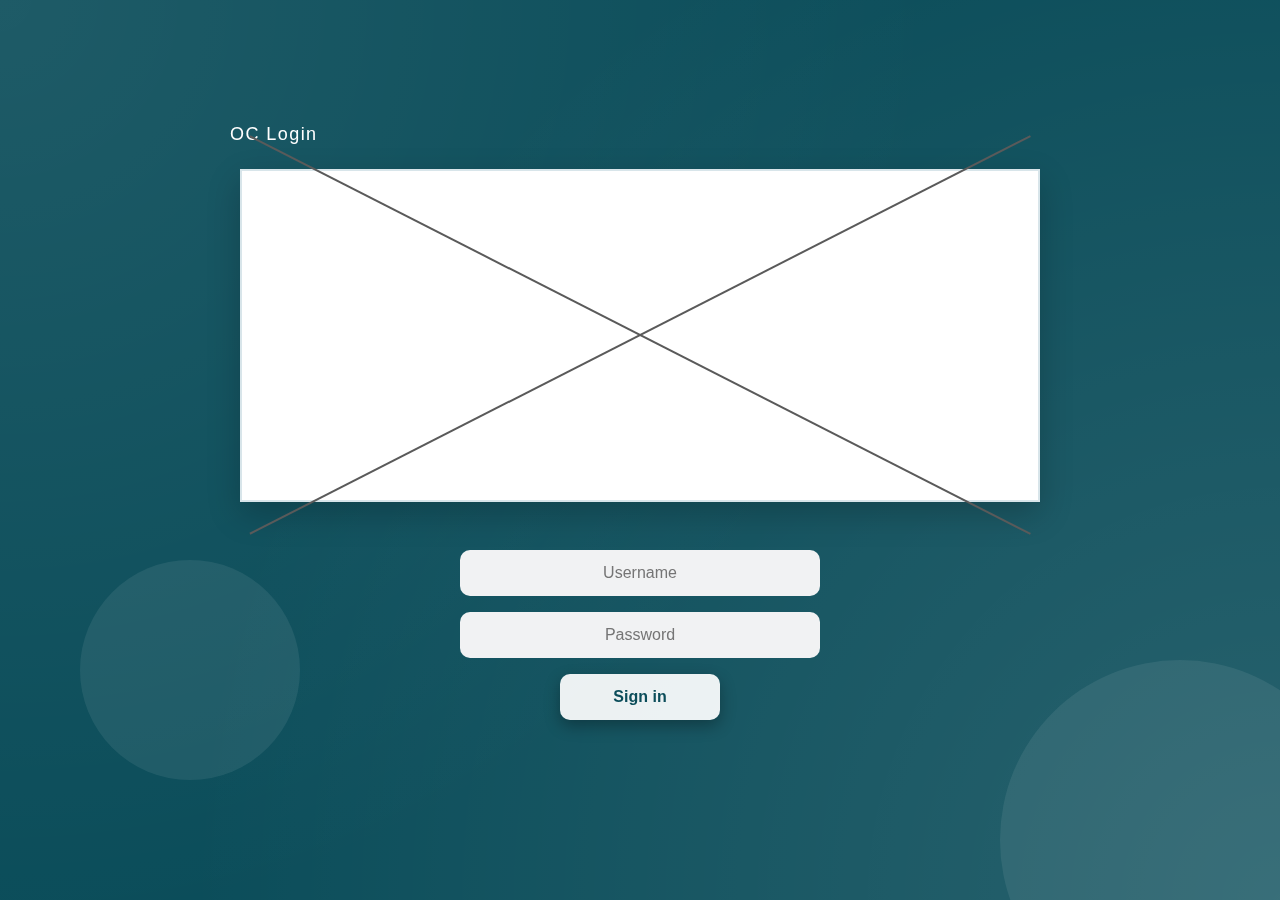
<file: index.html>
<!DOCTYPE html>
<html lang="en">
  <head>
    <meta charset="UTF-8" />
    <meta name="viewport" content="width=device-width, initial-scale=1.0" />
    <title>OC Quiz Login</title>
    <link rel="stylesheet" href="styles.css" />
  </head>
  <body class="teal-surface login-screen">
    <header class="page-header">OC Login</header>
    <main class="login-page">
      <section class="hero-card" aria-label="Promotional artwork placeholder"></section>
      <form id="login-form" class="login-form" novalidate>
        <label class="input-wrapper">
          <span class="visually-hidden">Username</span>
          <input type="text" name="username" placeholder="Username" required />
        </label>
        <label class="input-wrapper">
          <span class="visually-hidden">Password</span>
          <input type="password" name="password" placeholder="Password" required />
        </label>
        <button type="submit">Sign in</button>
      </form>
    </main>
    <script src="scripts/app.js" defer></script>
  </body>
</html>
</file>
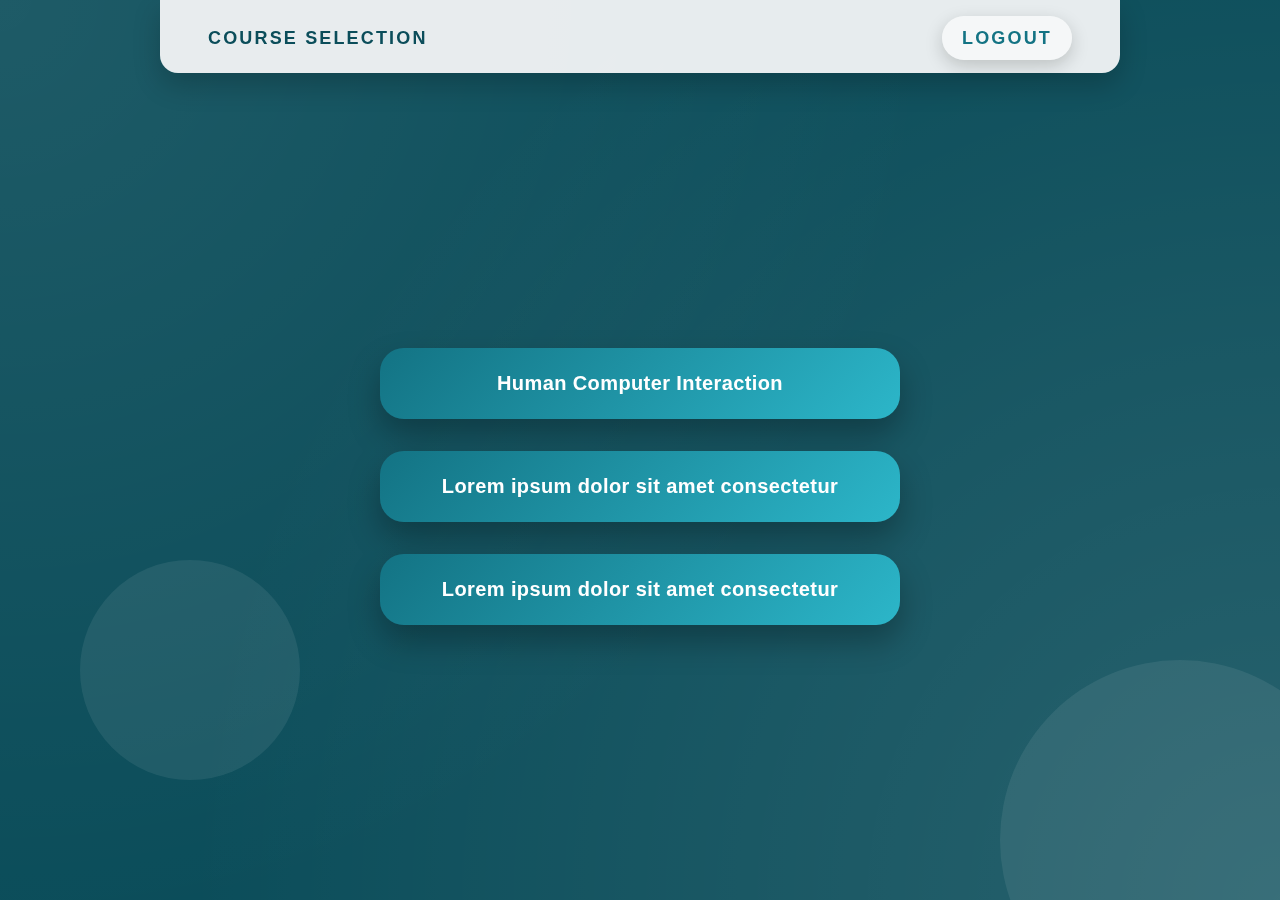
<file: course-selection.html>
<!DOCTYPE html>
<html lang="en">
  <head>
    <meta charset="UTF-8" />
    <meta name="viewport" content="width=device-width, initial-scale=1.0" />
    <title>Course Selection · OC Quiz</title>
    <link rel="stylesheet" href="styles.css" />
  </head>
  <body class="teal-surface course-page">
    <div class="course-page__inner">
      <header class="course-header">
        <h1>Course Selection</h1>
        <nav aria-label="Session">
          <a class="logout-link" href="index.html">Logout</a>
        </nav>
      </header>
      <main class="course-selection" aria-labelledby="course-heading">
        <h2 id="course-heading" class="visually-hidden">Available courses</h2>
        <div class="course-list">
          <a class="course-button" href="quiz-dashboard.html">Human Computer Interaction</a>
          <a class="course-button" href="#">Lorem ipsum dolor sit amet consectetur</a>
          <a class="course-button" href="#">Lorem ipsum dolor sit amet consectetur</a>
        </div>
      </main>
    </div>
    <script src="scripts/app.js" defer></script>
  </body>
</html>
</file>
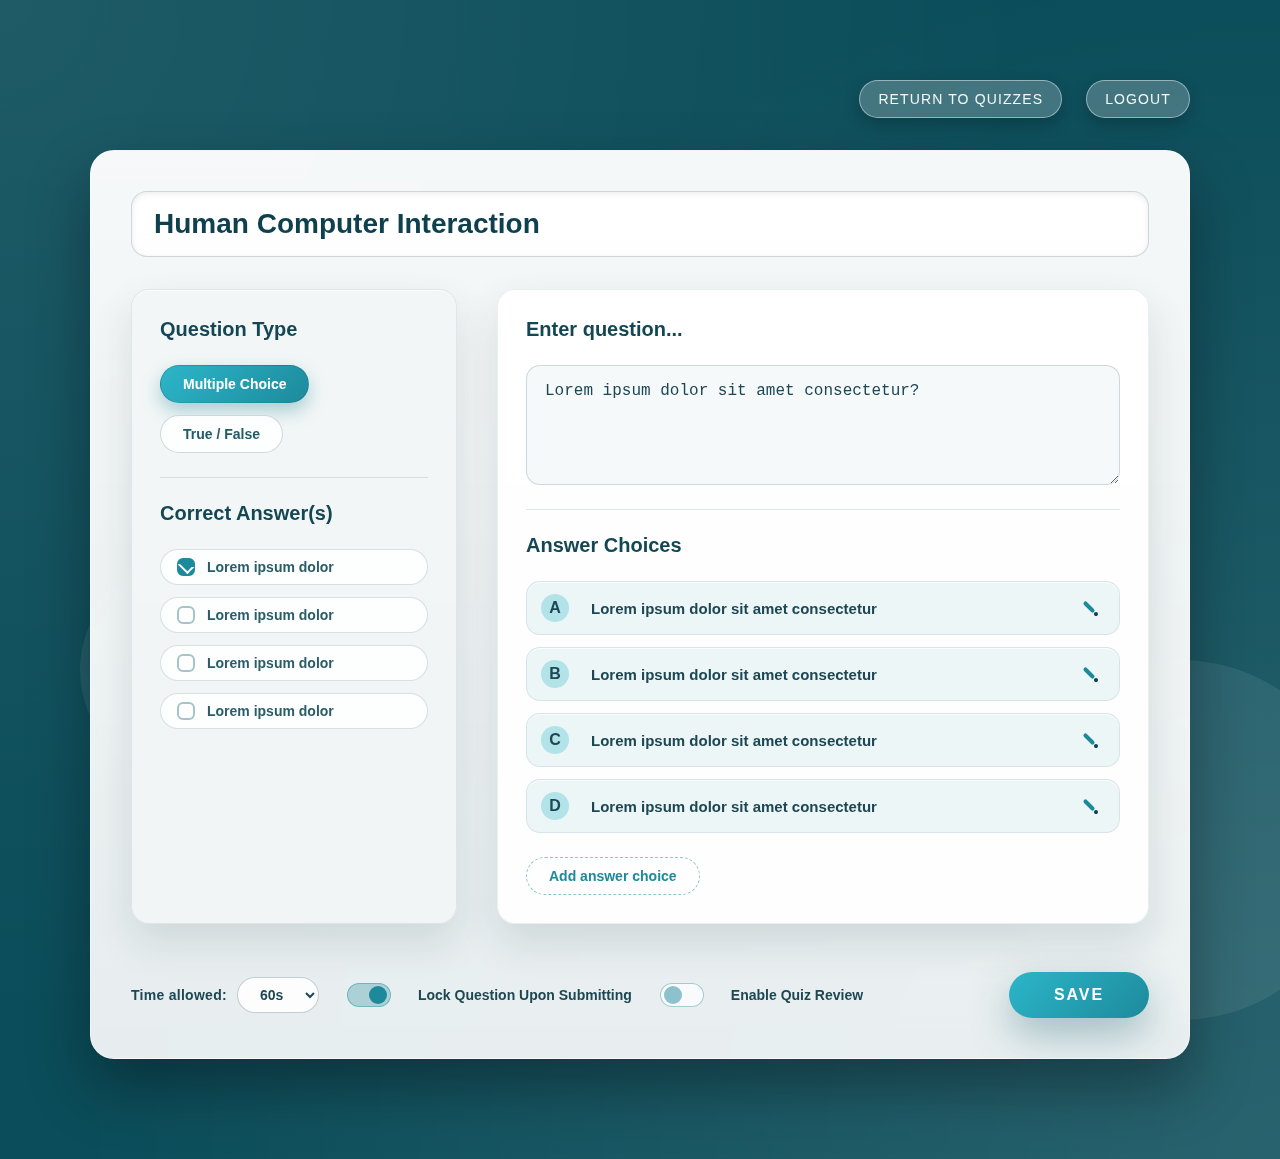
<file: quiz-builder.html>
<!DOCTYPE html>
<html lang="en">
  <head>
    <meta charset="UTF-8" />
    <meta name="viewport" content="width=device-width, initial-scale=1.0" />
    <title>Create Quiz · Question Builder</title>
    <link rel="stylesheet" href="styles.css" />
  </head>
  <body class="teal-surface builder-page">
    <div class="builder-page__inner">
      <nav class="page-nav" aria-label="Primary">
        <a class="page-nav__link" href="quiz-dashboard.html">Return to Quizzes</a>
        <a class="page-nav__link" href="index.html">Logout</a>
      </nav>
      <main class="builder-card" aria-labelledby="builder-heading">
        <header class="builder-card__header">
          <label class="builder-card__title-label visually-hidden" for="quiz-title">Enter quiz title...</label>
          <input
            class="builder-card__title-input"
            type="text"
            id="quiz-title"
            name="quiz-title"
            placeholder="Enter quiz title..."
            value="Human Computer Interaction"
          />
        </header>
        <form class="question-form" aria-labelledby="builder-heading">
          <h1 id="builder-heading" class="visually-hidden">Quiz Question Builder</h1>
          <div class="question-grid">
            <section class="question-panel" aria-labelledby="question-type-label">
              <h2 id="question-type-label" class="panel-title">Question Type</h2>
              <div role="group" aria-labelledby="question-type-label" class="chip-toggle-group">
                <button type="button" class="chip-toggle is-active">Multiple Choice</button>
                <button type="button" class="chip-toggle">True / False</button>
              </div>
              <div class="panel-divider" role="presentation"></div>
              <h2 class="panel-title" id="correct-answer-label">Correct Answer(s)</h2>
              <ul class="answer-checklist" aria-labelledby="correct-answer-label">
                <li>
                  <label class="checkbox-pill">
                    <input type="checkbox" name="correct-choice" checked />
                    <span class="checkbox-pill__visual"></span>
                    <span class="checkbox-pill__label">Lorem ipsum dolor</span>
                  </label>
                </li>
                <li>
                  <label class="checkbox-pill">
                    <input type="checkbox" name="correct-choice" />
                    <span class="checkbox-pill__visual"></span>
                    <span class="checkbox-pill__label">Lorem ipsum dolor</span>
                  </label>
                </li>
                <li>
                  <label class="checkbox-pill">
                    <input type="checkbox" name="correct-choice" />
                    <span class="checkbox-pill__visual"></span>
                    <span class="checkbox-pill__label">Lorem ipsum dolor</span>
                  </label>
                </li>
                <li>
                  <label class="checkbox-pill">
                    <input type="checkbox" name="correct-choice" />
                    <span class="checkbox-pill__visual"></span>
                    <span class="checkbox-pill__label">Lorem ipsum dolor</span>
                  </label>
                </li>
              </ul>
            </section>
            <section class="question-panel question-panel--content" aria-labelledby="question-content-label">
              <h2 id="question-content-label" class="panel-title">Enter question...</h2>
              <textarea
                class="question-textarea"
                name="question"
                rows="3"
                placeholder="Enter question...">Lorem ipsum dolor sit amet consectetur?</textarea>
              <div class="panel-divider" role="presentation"></div>
              <h2 class="panel-title" id="answer-choices-label">Answer Choices</h2>
              <ul class="choice-list" aria-labelledby="answer-choices-label">
                <li class="choice-item">
                  <span class="choice-bullet" aria-hidden="true">A</span>
                  <input
                    type="text"
                    class="choice-input"
                    value="Lorem ipsum dolor sit amet consectetur"
                    aria-label="Answer choice A"
                  />
                  <button type="button" class="choice-action" aria-label="Edit choice A">
                    <span aria-hidden="true" class="icon-pencil"></span>
                  </button>
                </li>
                <li class="choice-item">
                  <span class="choice-bullet" aria-hidden="true">B</span>
                  <input
                    type="text"
                    class="choice-input"
                    value="Lorem ipsum dolor sit amet consectetur"
                    aria-label="Answer choice B"
                  />
                  <button type="button" class="choice-action" aria-label="Edit choice B">
                    <span aria-hidden="true" class="icon-pencil"></span>
                  </button>
                </li>
                <li class="choice-item">
                  <span class="choice-bullet" aria-hidden="true">C</span>
                  <input
                    type="text"
                    class="choice-input"
                    value="Lorem ipsum dolor sit amet consectetur"
                    aria-label="Answer choice C"
                  />
                  <button type="button" class="choice-action" aria-label="Edit choice C">
                    <span aria-hidden="true" class="icon-pencil"></span>
                  </button>
                </li>
                <li class="choice-item">
                  <span class="choice-bullet" aria-hidden="true">D</span>
                  <input
                    type="text"
                    class="choice-input"
                    value="Lorem ipsum dolor sit amet consectetur"
                    aria-label="Answer choice D"
                  />
                  <button type="button" class="choice-action" aria-label="Edit choice D">
                    <span aria-hidden="true" class="icon-pencil"></span>
                  </button>
                </li>
              </ul>
              <button type="button" class="add-choice-button">Add answer choice</button>
            </section>
          </div>
          <footer class="builder-footer">
            <div class="builder-footer__group">
              <label class="footer-field" for="time-allowed">
                <span class="footer-field__label">Time allowed:</span>
                <select id="time-allowed" class="footer-select">
                  <option>30s</option>
                  <option>45s</option>
                  <option selected>60s</option>
                  <option>90s</option>
                </select>
              </label>
              <label class="footer-toggle">
                <input type="checkbox" checked />
                <span class="footer-toggle__visual" aria-hidden="true"></span>
                <span class="footer-toggle__label">Lock Question Upon Submitting</span>
              </label>
              <label class="footer-toggle">
                <input type="checkbox" />
                <span class="footer-toggle__visual" aria-hidden="true"></span>
                <span class="footer-toggle__label">Enable Quiz Review</span>
              </label>
            </div>
            <button type="submit" class="primary-button primary-button--save">Save</button>
          </footer>
        </form>
      </main>
    </div>
  </body>
</html>
</file>
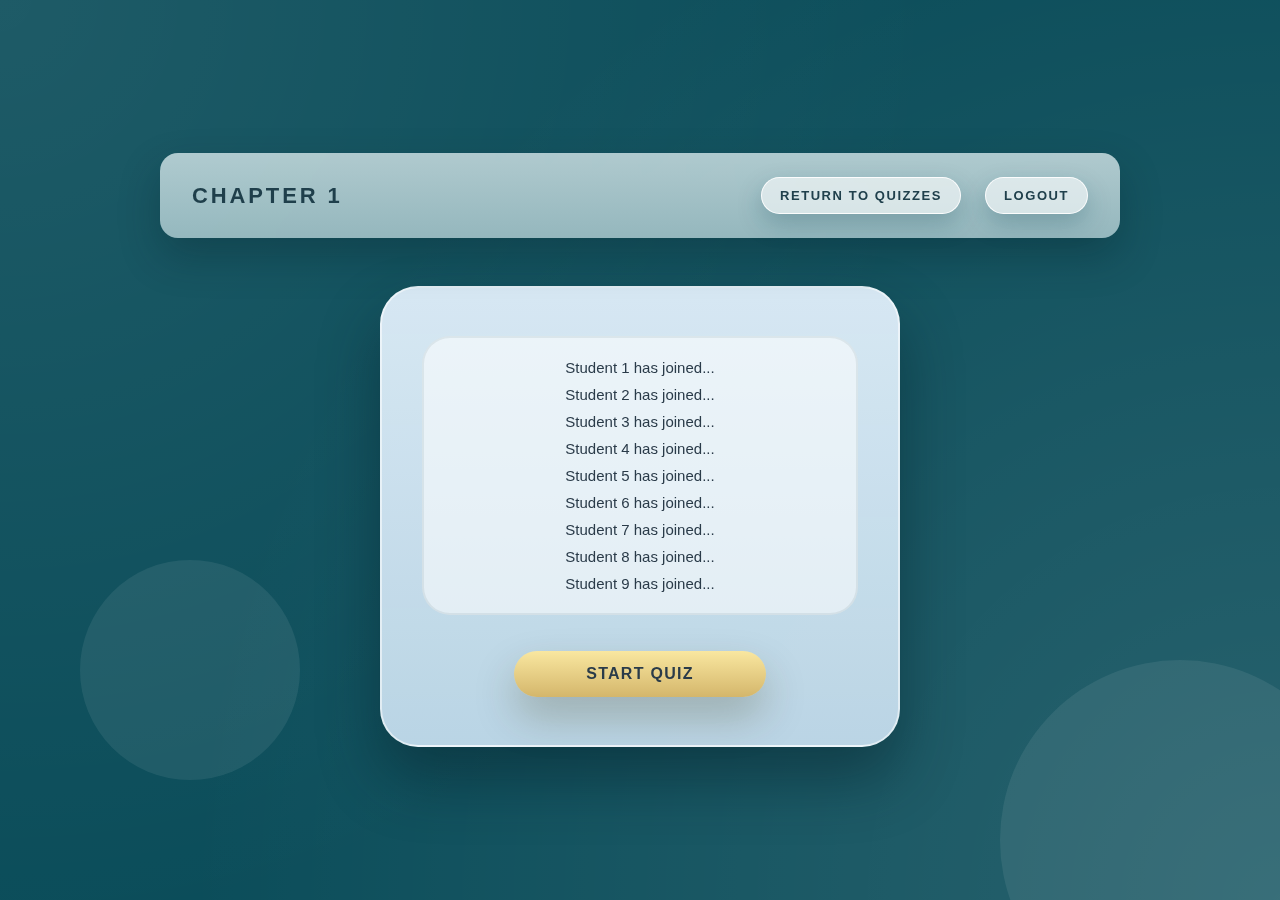
<file: quiz-chapter-lobby.html>
<!DOCTYPE html>
<html lang="en">
  <head>
    <meta charset="UTF-8" />
    <meta name="viewport" content="width=device-width, initial-scale=1.0" />
    <title>Chapter 1 · Quiz Lobby</title>
    <link rel="stylesheet" href="styles.css" />
  </head>
  <body class="teal-surface chapter-stage">
    <div class="chapter-stage__container">
      <header class="chapter-stage__header" aria-label="Chapter navigation">
        <div class="chapter-stage__heading">Chapter 1</div>
        <nav class="chapter-stage__nav" aria-label="Secondary">
          <a class="chapter-stage__link" href="quiz-dashboard.html">Return to Quizzes</a>
          <a class="chapter-stage__link" href="index.html">Logout</a>
        </nav>
      </header>
      <main class="stage-card stage-card--center" aria-labelledby="lobby-title">
        <div class="stage-card__panel">
          <h1 id="lobby-title" class="visually-hidden">Students Joined</h1>
          <ul class="lobby-list" aria-live="polite">
            <li>Student 1 has joined...</li>
            <li>Student 2 has joined...</li>
            <li>Student 3 has joined...</li>
            <li>Student 4 has joined...</li>
            <li>Student 5 has joined...</li>
            <li>Student 6 has joined...</li>
            <li>Student 7 has joined...</li>
            <li>Student 8 has joined...</li>
            <li>Student 9 has joined...</li>
          </ul>
          <button class="stage-card__cta" type="button" data-target="quiz-builder.html">
            Start Quiz
          </button>
        </div>
      </main>
    </div>
    <script src="scripts/app.js" defer></script>
  </body>
</html>
</file>
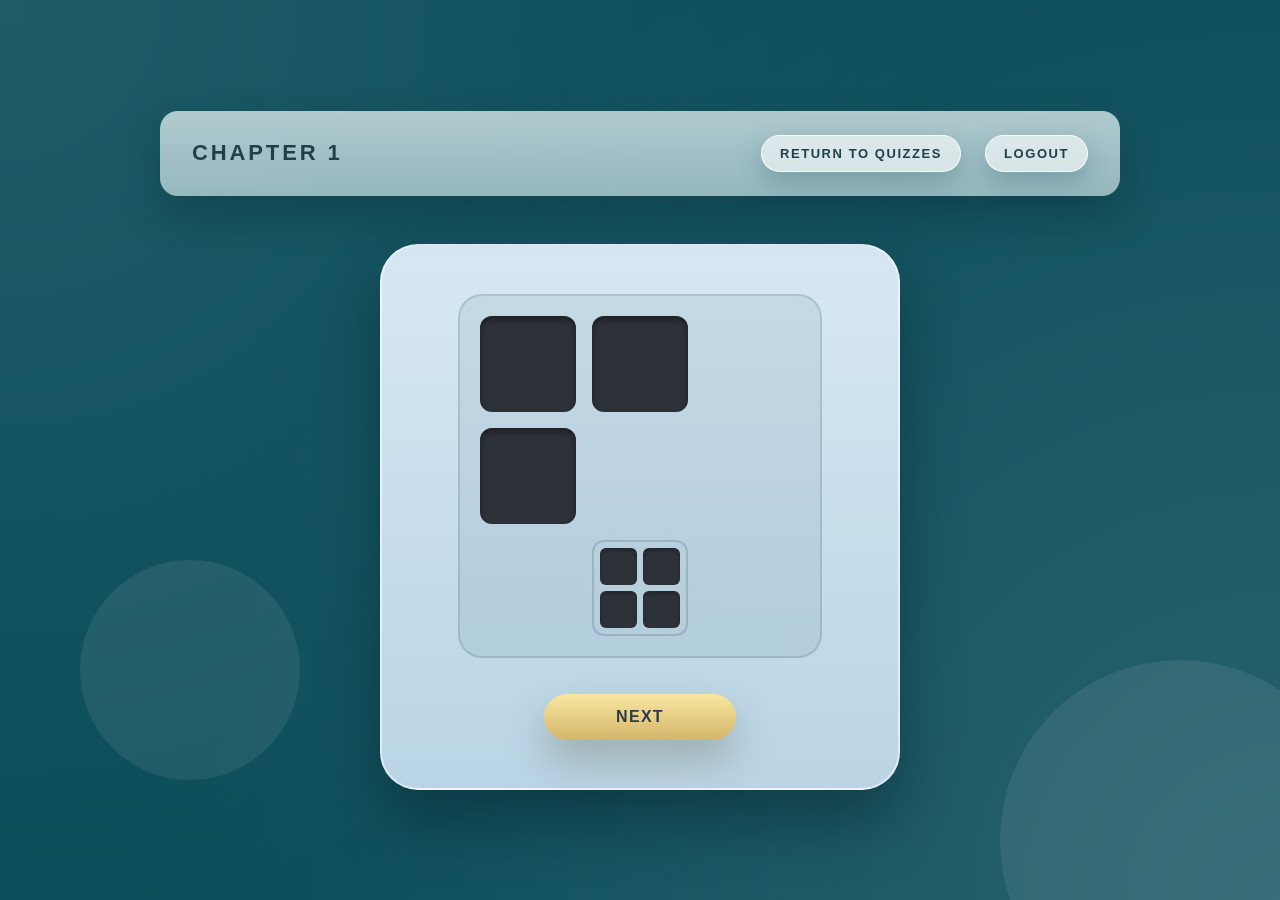
<file: quiz-chapter-qr.html>
<!DOCTYPE html>
<html lang="en">
  <head>
    <meta charset="UTF-8" />
    <meta name="viewport" content="width=device-width, initial-scale=1.0" />
    <title>Chapter 1 · Quiz Check-In</title>
    <link rel="stylesheet" href="styles.css" />
  </head>
  <body class="teal-surface chapter-stage">
    <div class="chapter-stage__container">
      <header class="chapter-stage__header" aria-label="Chapter navigation">
        <div class="chapter-stage__heading">Chapter 1</div>
        <nav class="chapter-stage__nav" aria-label="Secondary">
          <a class="chapter-stage__link" href="quiz-dashboard.html">Return to Quizzes</a>
          <a class="chapter-stage__link" href="index.html">Logout</a>
        </nav>
      </header>
      <main class="stage-card stage-card--center" aria-labelledby="qr-title">
        <div class="stage-card__panel">
          <h1 id="qr-title" class="visually-hidden">Scan to Join Chapter 1</h1>
          <div class="qr-display" role="img" aria-label="QR code placeholder">
            <span class="qr-display__cell qr-display__cell--solid"></span>
            <span class="qr-display__cell qr-display__cell--solid"></span>
            <span class="qr-display__cell qr-display__cell--clear"></span>
            <span class="qr-display__cell qr-display__cell--solid"></span>
            <span class="qr-display__cell qr-display__cell--clear"></span>
            <span class="qr-display__cell qr-display__cell--clear"></span>
            <span class="qr-display__cell qr-display__cell--clear"></span>
            <span class="qr-display__cell qr-display__cell--mini">
              <span></span>
              <span></span>
              <span class="qr-display__dot qr-display__dot--clear"></span>
              <span></span>
            </span>
            <span class="qr-display__cell qr-display__cell--clear"></span>
          </div>
          <button class="stage-card__cta" type="button" data-target="quiz-chapter-lobby.html">
            Next
          </button>
        </div>
      </main>
    </div>
    <script src="scripts/app.js" defer></script>
  </body>
</html>
</file>
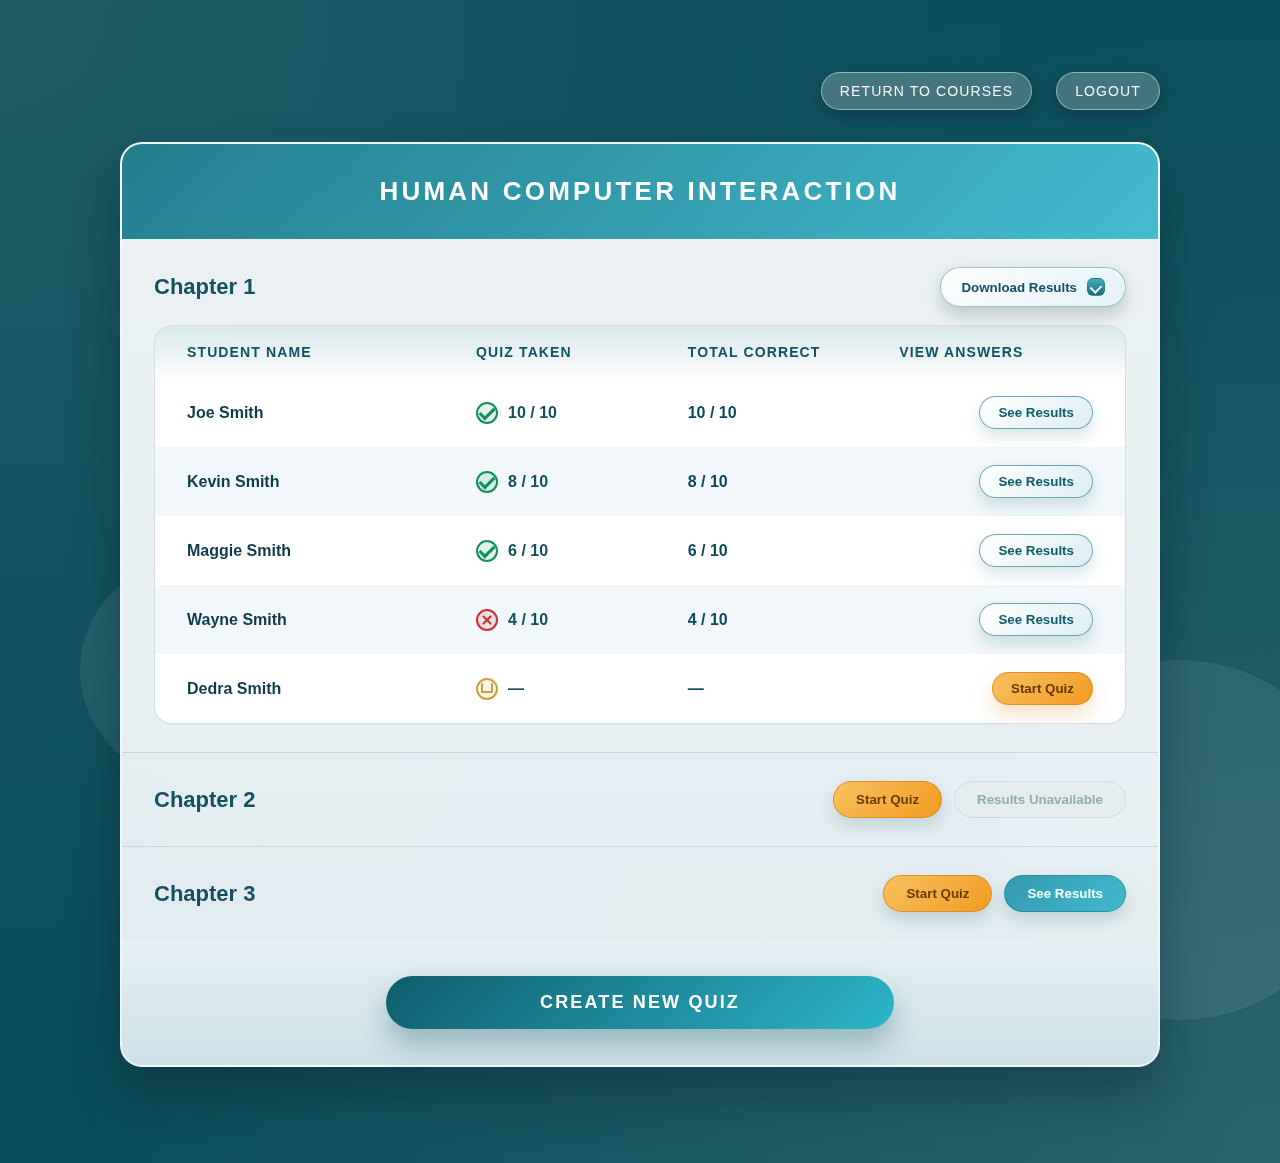
<file: quiz-dashboard.html>
<!DOCTYPE html>
<html lang="en">
  <head>
    <meta charset="UTF-8" />
    <meta name="viewport" content="width=device-width, initial-scale=1.0" />
    <title>Human Computer Interaction · Quiz Overview</title>
    <link rel="stylesheet" href="styles.css" />
  </head>
  <body class="teal-surface results-page">
    <div class="results-page__inner">
      <nav class="page-nav" aria-label="Primary">
        <a class="page-nav__link" href="course-selection.html">Return to Courses</a>
        <a class="page-nav__link" href="index.html">Logout</a>
      </nav>
      <main class="results-card" aria-labelledby="course-title">
        <header class="results-card__header">
          <h1 id="course-title">Human Computer Interaction</h1>
        </header>
        <section class="chapter-section" aria-labelledby="chapter-1">
          <div class="chapter-section__heading">
            <h2 id="chapter-1">Chapter 1</h2>
            <button class="download-button" type="button">
              Download Results
              <span class="download-button__icon" aria-hidden="true"></span>
            </button>
          </div>
          <div class="results-table" role="table" aria-label="Chapter 1 quiz results">
            <div class="results-table__header" role="row">
              <span class="column-title" role="columnheader">Student Name</span>
              <span class="column-title" role="columnheader">Quiz Taken</span>
              <span class="column-title" role="columnheader">Total Correct</span>
              <span class="column-title" role="columnheader">View Answers</span>
            </div>
            <div class="results-table__row" role="row">
              <span class="student" role="cell">Joe Smith</span>
              <span class="status" role="cell">
                <span class="status-indicator status-indicator--complete" aria-hidden="true"></span>
                <span class="status-text">10 / 10</span>
              </span>
              <span class="score" role="cell">10 / 10</span>
              <span class="action" role="cell"><button class="link-button" type="button">See Results</button></span>
            </div>
            <div class="results-table__row" role="row">
              <span class="student" role="cell">Kevin Smith</span>
              <span class="status" role="cell">
                <span class="status-indicator status-indicator--complete" aria-hidden="true"></span>
                <span class="status-text">8 / 10</span>
              </span>
              <span class="score" role="cell">8 / 10</span>
              <span class="action" role="cell"><button class="link-button" type="button">See Results</button></span>
            </div>
            <div class="results-table__row" role="row">
              <span class="student" role="cell">Maggie Smith</span>
              <span class="status" role="cell">
                <span class="status-indicator status-indicator--complete" aria-hidden="true"></span>
                <span class="status-text">6 / 10</span>
              </span>
              <span class="score" role="cell">6 / 10</span>
              <span class="action" role="cell"><button class="link-button" type="button">See Results</button></span>
            </div>
            <div class="results-table__row" role="row">
              <span class="student" role="cell">Wayne Smith</span>
              <span class="status" role="cell">
                <span class="status-indicator status-indicator--missing" aria-hidden="true"></span>
                <span class="status-text">4 / 10</span>
              </span>
              <span class="score" role="cell">4 / 10</span>
              <span class="action" role="cell"><button class="link-button" type="button">See Results</button></span>
            </div>
            <div class="results-table__row" role="row">
              <span class="student" role="cell">Dedra Smith</span>
              <span class="status" role="cell">
                <span class="status-indicator status-indicator--pending" aria-hidden="true"></span>
                <span class="status-text">—</span>
              </span>
              <span class="score" role="cell">—</span>
              <span class="action" role="cell"><button class="link-button link-button--accent" type="button" data-target="quiz-chapter-qr.html">Start Quiz</button></span>
            </div>
          </div>
        </section>
        <section class="chapter-summary" aria-labelledby="chapter-2">
          <h2 id="chapter-2">Chapter 2</h2>
          <div class="chapter-summary__actions">
            <button class="pill-button pill-button--accent" type="button" data-target="quiz-chapter-qr.html">Start Quiz</button>
            <button class="pill-button pill-button--muted" type="button" disabled>Results Unavailable</button>
          </div>
        </section>
        <section class="chapter-summary" aria-labelledby="chapter-3">
          <h2 id="chapter-3">Chapter 3</h2>
          <div class="chapter-summary__actions">
            <button class="pill-button pill-button--accent" type="button" data-target="quiz-chapter-qr.html">Start Quiz</button>
            <button class="pill-button pill-button--cool" type="button">See Results</button>
          </div>
        </section>
        <div class="card-footer">
          <button class="primary-button" type="button" id="create-quiz-button">Create New Quiz</button>
        </div>
      </main>
    </div>
    <script src="scripts/app.js" defer></script>
  </body>
</html>
</file>
<file: styles.css>
:root {
  color-scheme: light dark;
  --teal-dark: #0b4d5a;
  --teal-muted: #0f5d6c;
  --teal-soft: #137384;
  --card-shadow: rgba(0, 0, 0, 0.25);
  --input-bg: #f1f2f3;
  --input-text: #4c4c4c;
  --pill-highlight: #2cb6c9;
}

* {
  box-sizing: border-box;
}

body {
  margin: 0;
  min-height: 100vh;
  font-family: 'Segoe UI', Tahoma, Geneva, Verdana, sans-serif;
  display: flex;
  justify-content: center;
}

body.teal-surface {
  background: radial-gradient(circle at top left, rgba(255, 255, 255, 0.08), transparent 60%),
    radial-gradient(circle at bottom right, rgba(255, 255, 255, 0.12), transparent 70%),
    var(--teal-dark);
  color: #fff;
  position: relative;
  overflow: hidden;
}

body.teal-surface::before,
body.teal-surface::after {
  content: '';
  position: fixed;
  border-radius: 50%;
  background: rgba(255, 255, 255, 0.08);
  z-index: -1;
}

body.teal-surface::before {
  width: 360px;
  height: 360px;
  bottom: -120px;
  right: -80px;
}

body.teal-surface::after {
  width: 220px;
  height: 220px;
  bottom: 120px;
  left: 80px;
}

body.login-screen {
  flex-direction: column;
  align-items: center;
}

.page-header {
  width: 100%;
  max-width: 900px;
  padding: 24px 40px 0;
  font-size: 18px;
  letter-spacing: 0.08em;
}

.login-page {
  width: 100%;
  max-width: 900px;
  padding: 24px 40px 80px;
  display: flex;
  flex-direction: column;
  align-items: center;
  gap: 48px;
}

.hero-card {
  width: 100%;
  max-width: 800px;
  aspect-ratio: 2.4 / 1;
  background: #fff;
  position: relative;
  border: 2px solid #d8e5ea;
  box-shadow: 0 12px 32px rgba(0, 0, 0, 0.2);
}

.hero-card::before,
.hero-card::after {
  content: '';
  position: absolute;
  top: 50%;
  left: 50%;
  width: 110%;
  border-top: 2px solid #5a5a5a;
}

.hero-card::before {
  transform: translate(-50%, -50%) rotate(27deg);
}

.hero-card::after {
  transform: translate(-50%, -50%) rotate(-27deg);
}

.login-form {
  display: flex;
  flex-direction: column;
  align-items: center;
  gap: 16px;
  width: min(360px, 80%);
}

.input-wrapper {
  width: 100%;
}

.input-wrapper input {
  width: 100%;
  border: none;
  border-radius: 10px;
  padding: 14px 18px;
  font-size: 16px;
  background: var(--input-bg);
  color: var(--input-text);
  text-align: center;
  outline: 2px solid transparent;
  transition: outline-color 0.2s ease, box-shadow 0.2s ease;
}

.input-wrapper input:focus {
  outline-color: #9fd0d8;
  box-shadow: 0 0 0 4px rgba(159, 208, 216, 0.25);
}

.login-form button {
  border: none;
  border-radius: 10px;
  padding: 14px 24px;
  width: 160px;
  font-size: 16px;
  font-weight: 600;
  background: rgba(255, 255, 255, 0.92);
  color: var(--teal-dark);
  cursor: pointer;
  box-shadow: 0 6px 16px rgba(0, 0, 0, 0.3);
  transition: transform 0.2s ease, box-shadow 0.2s ease;
}

.login-form button:hover {
  transform: translateY(-2px);
  box-shadow: 0 10px 20px rgba(0, 0, 0, 0.35);
}

.login-form button:active {
  transform: translateY(0);
  box-shadow: 0 6px 16px rgba(0, 0, 0, 0.3);
}

.visually-hidden {
  position: absolute;
  width: 1px;
  height: 1px;
  padding: 0;
  margin: -1px;
  overflow: hidden;
  clip: rect(0, 0, 0, 0);
  white-space: nowrap;
  border: 0;
}

body.course-page {
  width: 100%;
  align-items: stretch;
}

body.results-page {
  width: 100%;
  align-items: center;
  padding: clamp(40px, 8vw, 72px) clamp(16px, 6vw, 48px) clamp(60px, 10vw, 96px);
  color: #1e3f4c;
}

.results-page__inner {
  width: min(1040px, 100%);
}

.page-nav {
  display: flex;
  justify-content: flex-end;
  gap: clamp(12px, 3vw, 24px);
  margin-bottom: clamp(24px, 4vw, 32px);
  font-size: 14px;
  letter-spacing: 0.08em;
  text-transform: uppercase;
}

.page-nav__link {
  color: #f5f7f8;
  text-decoration: none;
  padding: 10px 18px;
  border-radius: 999px;
  background: rgba(255, 255, 255, 0.22);
  border: 1px solid rgba(255, 255, 255, 0.45);
  box-shadow: 0 6px 16px rgba(0, 0, 0, 0.22);
  transition: transform 0.2s ease, box-shadow 0.2s ease, background 0.2s ease;
}

.page-nav__link:hover,
.page-nav__link:focus-visible {
  transform: translateY(-2px);
  background: rgba(255, 255, 255, 0.32);
  box-shadow: 0 10px 22px rgba(0, 0, 0, 0.26);
}

.page-nav__link:focus-visible {
  outline: 3px solid rgba(255, 255, 255, 0.7);
  outline-offset: 3px;
}

.course-page__inner {
  width: min(960px, 100%);
  margin: 0 auto;
  min-height: 100vh;
  display: flex;
  flex-direction: column;
}

.results-card {
  background: linear-gradient(180deg, rgba(255, 255, 255, 0.92), rgba(236, 244, 248, 0.95));
  border-radius: 22px;
  box-shadow: 0 28px 48px rgba(5, 32, 40, 0.38);
  border: 2px solid rgba(255, 255, 255, 0.45);
  overflow: hidden;
}

.results-card__header {
  background: linear-gradient(135deg, rgba(19, 115, 132, 0.92), rgba(44, 182, 201, 0.88));
  padding: clamp(20px, 4vw, 32px);
  text-align: center;
  color: #f8fcff;
  text-transform: uppercase;
  letter-spacing: 0.2em;
}

.results-card__header h1 {
  margin: 0;
  font-size: clamp(20px, 2.6vw, 26px);
  font-weight: 600;
}

.chapter-section,
.chapter-summary {
  padding: clamp(20px, 4vw, 28px) clamp(18px, 5vw, 32px);
  border-bottom: 1px solid rgba(12, 70, 83, 0.12);
}

.chapter-section:last-of-type,
.chapter-summary:last-of-type {
  border-bottom: none;
}

.chapter-section__heading {
  display: flex;
  flex-wrap: wrap;
  align-items: center;
  justify-content: space-between;
  gap: 16px;
  margin-bottom: 18px;
}

.chapter-section__heading h2,
.chapter-summary h2 {
  margin: 0;
  font-size: clamp(18px, 2.4vw, 22px);
  font-weight: 600;
  color: #155062;
}

.download-button {
  display: inline-flex;
  align-items: center;
  gap: 10px;
  border: 1px solid rgba(19, 115, 132, 0.4);
  border-radius: 999px;
  background: linear-gradient(135deg, rgba(255, 255, 255, 0.9), rgba(226, 243, 247, 0.9));
  color: #155062;
  font-weight: 600;
  padding: 10px 20px;
  cursor: pointer;
  box-shadow: inset 0 2px 4px rgba(255, 255, 255, 0.5), 0 8px 16px rgba(5, 32, 40, 0.18);
  transition: transform 0.2s ease, box-shadow 0.2s ease;
}

.download-button:hover {
  transform: translateY(-2px);
  box-shadow: inset 0 2px 4px rgba(255, 255, 255, 0.5), 0 12px 26px rgba(5, 32, 40, 0.22);
}

.download-button__icon {
  width: 18px;
  height: 18px;
  border-radius: 6px;
  border: 1px solid rgba(19, 115, 132, 0.4);
  background:
    linear-gradient(180deg, rgba(58, 169, 187, 0.95), rgba(20, 97, 111, 0.95)),
    linear-gradient(180deg, transparent 45%, rgba(255, 255, 255, 0.7) 45%, rgba(255, 255, 255, 0.7) 55%, transparent 55%);
  display: inline-block;
  position: relative;
}

.download-button__icon::after {
  content: '';
  position: absolute;
  left: 50%;
  top: 50%;
  width: 6px;
  height: 8px;
  border: 2px solid #f4fbff;
  border-top: none;
  border-left: none;
  transform: translate(-50%, -45%) rotate(45deg);
}

.results-table {
  border-radius: 18px;
  border: 1px solid rgba(33, 91, 108, 0.2);
  overflow: hidden;
  background: rgba(255, 255, 255, 0.9);
  box-shadow: inset 0 1px 0 rgba(255, 255, 255, 0.6);
  width: 100%;
}

.results-table__header,
.results-table__row {
  display: grid;
  grid-template-columns: minmax(180px, 1.4fr) minmax(150px, 1fr) minmax(140px, 1fr) minmax(140px, 1fr);
  align-items: center;
  padding: clamp(12px, 2vw, 18px) clamp(18px, 3vw, 32px);
  gap: 18px;
}

.results-table__header {
  background: linear-gradient(180deg, rgba(19, 115, 132, 0.16), rgba(19, 115, 132, 0));
  font-size: 14px;
  font-weight: 700;
  color: #0f5364;
  letter-spacing: 0.08em;
  text-transform: uppercase;
}

.results-table__row:nth-of-type(odd) {
  background: rgba(238, 245, 249, 0.8);
}

.results-table__row:nth-of-type(even) {
  background: rgba(255, 255, 255, 0.9);
}

.results-table__row:last-of-type {
  border-bottom: none;
}

.results-table__row .student {
  font-weight: 600;
  color: #123b4a;
}

.status {
  display: inline-flex;
  align-items: center;
  gap: 10px;
  font-weight: 600;
  color: #155062;
}

.status-indicator {
  width: 22px;
  height: 22px;
  border-radius: 50%;
  border: 2px solid currentColor;
  display: inline-block;
  position: relative;
}

.status-indicator::before,
.status-indicator::after {
  content: '';
  position: absolute;
}

.status-indicator--complete {
  color: #0f905d;
  background: rgba(15, 144, 93, 0.12);
}

.status-indicator--complete::after {
  width: 6px;
  height: 12px;
  border: 3px solid currentColor;
  border-top: 0;
  border-left: 0;
  left: 50%;
  top: 48%;
  transform: translate(-50%, -50%) rotate(45deg);
}

.status-indicator--missing {
  color: #ce2f2f;
  background: rgba(206, 47, 47, 0.12);
}

.status-indicator--missing::before,
.status-indicator--missing::after {
  width: 12px;
  height: 2px;
  background: currentColor;
  left: 50%;
  top: 50%;
  border-radius: 2px;
}

.status-indicator--missing::before {
  transform: translate(-50%, -50%) rotate(45deg);
}

.status-indicator--missing::after {
  transform: translate(-50%, -50%) rotate(-45deg);
}

.status-indicator--pending {
  color: #c7a13b;
  background: rgba(199, 161, 59, 0.12);
}

.status-indicator--pending::after {
  width: 8px;
  height: 8px;
  border-radius: 1px;
  border: 2px solid currentColor;
  border-top: none;
  transform: translate(-50%, -30%);
  left: 50%;
  top: 35%;
}

.status-text {
  font-variant-numeric: tabular-nums;
}

.score {
  font-weight: 600;
  color: #0c495a;
  font-variant-numeric: tabular-nums;
}

.action {
  text-align: right;
}

.link-button {
  border: 1px solid rgba(19, 115, 132, 0.6);
  border-radius: 999px;
  background: linear-gradient(135deg, rgba(255, 255, 255, 0.95), rgba(217, 236, 241, 0.9));
  color: #0f5d6c;
  font-weight: 600;
  padding: 8px 18px;
  cursor: pointer;
  box-shadow: 0 8px 16px rgba(15, 93, 108, 0.16);
  text-transform: capitalize;
  transition: transform 0.2s ease, box-shadow 0.2s ease;
}

.link-button:hover {
  transform: translateY(-1px);
  box-shadow: 0 10px 20px rgba(15, 93, 108, 0.2);
}

.link-button--accent {
  background: linear-gradient(135deg, #f7c15e, #f29b22);
  border-color: rgba(215, 126, 17, 0.65);
  color: #663702;
  box-shadow: 0 10px 20px rgba(215, 126, 17, 0.24);
}

.link-button--accent:hover {
  box-shadow: 0 14px 26px rgba(215, 126, 17, 0.3);
}

.chapter-summary {
  display: flex;
  flex-wrap: wrap;
  align-items: center;
  justify-content: space-between;
  gap: 16px;
}

.chapter-summary__actions {
  display: flex;
  flex-wrap: wrap;
  gap: 12px;
}

.pill-button {
  border: 1px solid rgba(15, 93, 108, 0.4);
  border-radius: 24px;
  padding: 10px 22px;
  background: rgba(255, 255, 255, 0.85);
  color: #0f5d6c;
  font-weight: 600;
  cursor: pointer;
  box-shadow: 0 8px 16px rgba(13, 74, 86, 0.16);
  transition: transform 0.2s ease, box-shadow 0.2s ease, background 0.2s ease;
}

.pill-button:hover:not(:disabled) {
  transform: translateY(-2px);
  box-shadow: 0 12px 22px rgba(13, 74, 86, 0.22);
}

.pill-button:disabled {
  cursor: not-allowed;
  opacity: 0.7;
  background: rgba(229, 235, 238, 0.9);
  border-color: rgba(12, 70, 83, 0.12);
  color: rgba(12, 70, 83, 0.55);
  box-shadow: none;
}

.pill-button--accent {
  background: linear-gradient(135deg, #f7c15e, #f29b22);
  border-color: rgba(215, 126, 17, 0.65);
  color: #6a3b00;
}

.pill-button--accent:hover {
  box-shadow: 0 12px 24px rgba(215, 126, 17, 0.24);
}

.pill-button--muted {
  background: linear-gradient(135deg, rgba(214, 224, 229, 0.9), rgba(203, 214, 219, 0.9));
  color: #4b646f;
}

.pill-button--cool {
  background: linear-gradient(135deg, rgba(37, 146, 167, 0.92), rgba(53, 181, 204, 0.92));
  border-color: rgba(19, 115, 132, 0.45);
  color: #f3fdff;
}

.pill-button--cool:hover {
  box-shadow: 0 12px 24px rgba(12, 90, 106, 0.28);
}

.card-footer {
  padding: clamp(24px, 5vw, 36px);
  display: flex;
  justify-content: center;
  background: linear-gradient(180deg, rgba(229, 240, 245, 0.8), rgba(202, 222, 231, 0.8));
}

.primary-button {
  border: none;
  border-radius: 999px;
  padding: 16px clamp(40px, 12vw, 160px);
  font-size: clamp(16px, 2vw, 18px);
  text-transform: uppercase;
  letter-spacing: 0.12em;
  background: linear-gradient(135deg, #0f5d6c, #2cb6c9);
  color: #fff;
  font-weight: 700;
  cursor: pointer;
  box-shadow: 0 16px 28px rgba(11, 77, 90, 0.3);
  transition: transform 0.2s ease, box-shadow 0.2s ease;
}

.primary-button:hover {
  transform: translateY(-3px);
  box-shadow: 0 20px 34px rgba(11, 77, 90, 0.36);
}

.primary-button:focus-visible {
  outline: 4px solid rgba(255, 255, 255, 0.7);
  outline-offset: 4px;
}

@media (max-width: 720px) {
  body.results-page {
    padding: 32px 16px 64px;
  }

  .results-table__header {
    display: none;
  }

  .results-table__row {
    grid-template-columns: 1fr;
    justify-items: flex-start;
    gap: 6px;
    padding: 14px 18px;
  }

  .results-table__row .student {
    font-size: 16px;
  }

  .status,
  .score,
  .action {
    width: 100%;
  }

  .action {
    text-align: left;
  }

  .page-nav {
    justify-content: center;
  }
}

.course-header {
  background: rgba(243, 244, 245, 0.95);
  color: var(--teal-dark);
  padding: 28px clamp(24px, 5vw, 48px) 24px;
  display: flex;
  align-items: center;
  justify-content: space-between;
  gap: 24px;
  border-bottom-left-radius: 18px;
  border-bottom-right-radius: 18px;
  box-shadow: 0 12px 28px rgba(0, 0, 0, 0.2);
  text-transform: uppercase;
  letter-spacing: 0.12em;
  font-size: clamp(16px, 2vw, 18px);
}

.course-header h1 {
  margin: 0;
  font-size: inherit;
}

.logout-link {
  color: var(--teal-soft);
  font-weight: 600;
  text-decoration: none;
  padding: 12px 20px;
  border-radius: 999px;
  background: rgba(255, 255, 255, 0.6);
  box-shadow: 0 6px 18px rgba(0, 0, 0, 0.18);
  transition: transform 0.2s ease, box-shadow 0.2s ease;
}

.logout-link:hover,
.logout-link:focus-visible {
  transform: translateY(-2px);
  box-shadow: 0 12px 22px rgba(0, 0, 0, 0.24);
}

.logout-link:focus-visible {
  outline: 3px solid rgba(255, 255, 255, 0.6);
  outline-offset: 2px;
}

.course-selection {
  flex: 1;
  display: flex;
  align-items: center;
  justify-content: center;
  padding: clamp(40px, 10vw, 96px);
}

.course-list {
  width: min(520px, 90vw);
  display: flex;
  flex-direction: column;
  gap: clamp(24px, 6vw, 32px);
}

.course-button {
  display: block;
  text-align: center;
  padding: clamp(18px, 4vw, 24px);
  border-radius: 24px;
  background: linear-gradient(135deg, var(--teal-soft), var(--pill-highlight));
  color: #fff;
  font-size: clamp(16px, 2.6vw, 20px);
  font-weight: 600;
  text-decoration: none;
  box-shadow: 0 16px 32px rgba(0, 0, 0, 0.28);
  letter-spacing: 0.02em;
  transition: transform 0.2s ease, box-shadow 0.2s ease;
}

.course-button:hover,
.course-button:focus-visible {
  transform: translateY(-4px);
  box-shadow: 0 20px 36px rgba(0, 0, 0, 0.32);
}

.course-button:focus-visible {
  outline: 3px solid rgba(255, 255, 255, 0.8);
  outline-offset: 3px;
}

@media (max-width: 768px) {
  .login-page {
    padding: 24px;
    gap: 36px;
  }

  .hero-card {
    max-width: 100%;
  }

  .course-header {
    flex-direction: column;
    align-items: stretch;
    text-align: center;
  }

  .course-header nav {
    display: flex;
    justify-content: center;
  }
}

/* Quiz builder layout */
body.builder-page {
  width: 100%;
  align-items: center;
  padding: clamp(40px, 7vw, 80px) clamp(16px, 5vw, 56px) clamp(64px, 10vw, 100px);
  color: #12323d;
}

.builder-page__inner {
  width: min(1100px, 100%);
}

.builder-card {
  background: linear-gradient(180deg, rgba(255, 255, 255, 0.96), rgba(255, 255, 255, 0.9));
  border-radius: 24px;
  padding: clamp(28px, 5vw, 40px);
  box-shadow: 0 28px 60px rgba(0, 0, 0, 0.35);
  border: 1px solid rgba(255, 255, 255, 0.4);
  backdrop-filter: blur(6px);
  display: flex;
  flex-direction: column;
  gap: clamp(24px, 4vw, 32px);
}

.builder-card__header {
  display: flex;
  flex-direction: column;
  gap: 8px;
}

.builder-card__title-label {
  font-size: 14px;
  letter-spacing: 0.08em;
  text-transform: uppercase;
  color: #4a7c86;
}

.builder-card__title-input {
  width: 100%;
  border-radius: 16px;
  border: 1px solid rgba(18, 50, 61, 0.2);
  background: rgba(255, 255, 255, 0.92);
  padding: 16px 22px;
  font-size: clamp(20px, 2.6vw, 28px);
  font-weight: 600;
  color: #0f404d;
  box-shadow: inset 0 2px 6px rgba(12, 48, 56, 0.08);
}

.builder-card__title-input::placeholder {
  color: rgba(18, 50, 61, 0.45);
}

.question-form {
  display: flex;
  flex-direction: column;
  gap: clamp(32px, 4vw, 48px);
}

.question-grid {
  display: grid;
  grid-template-columns: minmax(240px, 1fr) minmax(360px, 2fr);
  gap: clamp(24px, 4vw, 40px);
}

.question-panel {
  background: rgba(241, 245, 246, 0.95);
  border-radius: 18px;
  padding: clamp(20px, 3vw, 28px);
  box-shadow: inset 0 1px 0 rgba(255, 255, 255, 0.8), 0 18px 40px rgba(10, 40, 48, 0.12);
  border: 1px solid rgba(12, 48, 56, 0.08);
  display: flex;
  flex-direction: column;
  gap: clamp(18px, 3vw, 24px);
}

.panel-title {
  font-size: clamp(16px, 2vw, 20px);
  font-weight: 600;
  margin: 0;
  color: #134754;
}

.chip-toggle-group {
  display: flex;
  flex-wrap: wrap;
  gap: 12px;
}

.chip-toggle {
  border: 1px solid rgba(19, 71, 84, 0.2);
  border-radius: 999px;
  padding: 10px 22px;
  background: rgba(255, 255, 255, 0.86);
  font-size: 14px;
  font-weight: 600;
  color: #225b69;
  cursor: pointer;
  transition: background 0.2s ease, color 0.2s ease, box-shadow 0.2s ease;
}

.chip-toggle.is-active {
  background: linear-gradient(135deg, #2cb6c9, #1d8a9c);
  color: #fff;
  box-shadow: 0 8px 18px rgba(32, 132, 150, 0.35);
}

.panel-divider {
  width: 100%;
  height: 1px;
  background: rgba(12, 48, 56, 0.12);
}

.answer-checklist {
  list-style: none;
  margin: 0;
  padding: 0;
  display: flex;
  flex-direction: column;
  gap: 12px;
}

.checkbox-pill {
  position: relative;
  display: flex;
  align-items: center;
  gap: 12px;
  background: rgba(255, 255, 255, 0.86);
  border-radius: 999px;
  padding: 8px 16px;
  border: 1px solid rgba(19, 71, 84, 0.16);
  cursor: pointer;
  font-size: 14px;
  color: #2b5d68;
}

.checkbox-pill input {
  position: absolute;
  opacity: 0;
  width: 0;
  height: 0;
}

.checkbox-pill__visual {
  width: 18px;
  height: 18px;
  border-radius: 6px;
  border: 2px solid rgba(31, 104, 120, 0.4);
  background: #fff;
  position: relative;
}

.checkbox-pill__visual::after {
  content: '';
  position: absolute;
  top: 50%;
  left: 50%;
  width: 6px;
  height: 10px;
  border: 2px solid transparent;
  border-left-color: #fff;
  border-bottom-color: #fff;
  transform: translate(-50%, -60%) rotate(-45deg) scale(0);
  transform-origin: center;
  transition: transform 0.18s ease;
}

.checkbox-pill input:checked + .checkbox-pill__visual {
  background: #1d8a9c;
  border-color: #1d8a9c;
}

.checkbox-pill input:checked + .checkbox-pill__visual::after {
  transform: translate(-50%, -60%) rotate(-45deg) scale(1);
}

.checkbox-pill__label {
  font-weight: 600;
}

.question-panel--content {
  background: rgba(255, 255, 255, 0.94);
}

.question-textarea {
  width: 100%;
  min-height: 120px;
  border-radius: 14px;
  border: 1px solid rgba(16, 64, 77, 0.18);
  padding: 16px 18px;
  font-size: 16px;
  resize: vertical;
  color: #1c4753;
  background: rgba(244, 248, 249, 0.9);
}

.choice-list {
  list-style: none;
  margin: 0;
  padding: 0;
  display: flex;
  flex-direction: column;
  gap: 12px;
}

.choice-item {
  display: grid;
  grid-template-columns: 36px 1fr auto;
  align-items: center;
  gap: 12px;
  padding: 10px 14px;
  border-radius: 14px;
  background: rgba(236, 245, 247, 0.95);
  border: 1px solid rgba(17, 73, 86, 0.1);
  box-shadow: inset 0 1px 0 rgba(255, 255, 255, 0.8);
}

.choice-bullet {
  width: 28px;
  height: 28px;
  border-radius: 50%;
  display: grid;
  place-items: center;
  font-weight: 700;
  color: #1c4753;
  background: rgba(44, 182, 201, 0.3);
}

.choice-input {
  border: none;
  background: transparent;
  font-size: 15px;
  color: #1c4753;
  font-weight: 600;
}

.choice-input:focus {
  outline: 2px solid rgba(32, 132, 150, 0.4);
  border-radius: 10px;
  background: rgba(255, 255, 255, 0.9);
}

.choice-action {
  border: none;
  background: transparent;
  color: #1d8a9c;
  width: 32px;
  height: 32px;
  border-radius: 50%;
  display: grid;
  place-items: center;
  cursor: pointer;
  transition: background 0.2s ease;
}

.choice-action:hover {
  background: rgba(29, 138, 156, 0.12);
}

.icon-pencil {
  position: relative;
  width: 14px;
  height: 14px;
  display: inline-block;
}

.icon-pencil::before,
.icon-pencil::after {
  content: '';
  position: absolute;
  border-radius: 2px;
}

.icon-pencil::before {
  width: 14px;
  height: 4px;
  background: #1d8a9c;
  transform: rotate(45deg);
  top: 4px;
  left: 0;
}

.icon-pencil::after {
  width: 4px;
  height: 4px;
  background: #0f404d;
  transform: rotate(45deg);
  bottom: -1px;
  right: -2px;
}

.add-choice-button {
  align-self: flex-start;
  border: 1px dashed rgba(29, 138, 156, 0.5);
  border-radius: 999px;
  padding: 10px 22px;
  font-size: 14px;
  font-weight: 600;
  background: transparent;
  color: #1d8a9c;
  cursor: pointer;
  transition: background 0.2s ease, border-color 0.2s ease;
}

.add-choice-button:hover {
  background: rgba(29, 138, 156, 0.08);
  border-color: rgba(29, 138, 156, 0.8);
}

.builder-footer {
  display: flex;
  justify-content: space-between;
  align-items: center;
  gap: clamp(16px, 3vw, 24px);
  flex-wrap: wrap;
}

.builder-footer__group {
  display: flex;
  align-items: center;
  gap: clamp(16px, 3vw, 24px);
  flex-wrap: wrap;
}

.footer-field {
  display: flex;
  align-items: center;
  gap: 10px;
  font-size: 14px;
  letter-spacing: 0.02em;
  color: #1c4753;
}

.footer-field__label {
  font-weight: 600;
}

.footer-select {
  border-radius: 999px;
  border: 1px solid rgba(18, 71, 84, 0.25);
  padding: 8px 18px;
  font-size: 14px;
  font-weight: 600;
  background: rgba(255, 255, 255, 0.9);
  color: #1c4753;
}

.footer-toggle {
  display: flex;
  align-items: center;
  gap: 12px;
  font-size: 14px;
  font-weight: 600;
  color: #1c4753;
  cursor: pointer;
}

.footer-toggle input {
  appearance: none;
  width: 44px;
  height: 24px;
  border-radius: 999px;
  background: rgba(255, 255, 255, 0.7);
  border: 1px solid rgba(29, 138, 156, 0.4);
  position: relative;
  transition: background 0.2s ease;
}

.footer-toggle input::after {
  content: '';
  position: absolute;
  top: 50%;
  left: 3px;
  transform: translate(0, -50%);
  width: 18px;
  height: 18px;
  border-radius: 50%;
  background: rgba(29, 138, 156, 0.5);
  transition: transform 0.2s ease, background 0.2s ease;
}

.footer-toggle input:checked {
  background: rgba(29, 138, 156, 0.3);
}

.footer-toggle input:checked::after {
  transform: translate(18px, -50%);
  background: #1d8a9c;
}

.primary-button--save {
  min-width: 140px;
  padding: 14px 32px;
  border-radius: 999px;
  background: linear-gradient(135deg, #2cb6c9, #1d8a9c);
  box-shadow: 0 16px 40px rgba(20, 90, 103, 0.35);
  font-size: 16px;
}

@media (max-width: 960px) {
  .question-grid {
    grid-template-columns: 1fr;
  }
}

.chapter-stage {
  align-items: center;
  padding: clamp(40px, 6vw, 72px) clamp(16px, 6vw, 48px);
}

.chapter-stage__container {
  width: min(960px, 100%);
  display: flex;
  flex-direction: column;
  gap: clamp(32px, 6vw, 48px);
}

.chapter-stage__header {
  display: flex;
  justify-content: space-between;
  align-items: center;
  background: linear-gradient(180deg, rgba(203, 223, 226, 0.85), rgba(171, 201, 206, 0.85));
  border-radius: 18px;
  padding: clamp(16px, 3vw, 24px) clamp(20px, 5vw, 32px);
  box-shadow: 0 18px 40px rgba(5, 32, 40, 0.3);
  backdrop-filter: blur(4px);
  text-transform: uppercase;
  letter-spacing: 0.18em;
  color: #1f3f4b;
}

.chapter-stage__heading {
  font-size: clamp(18px, 2.4vw, 22px);
  font-weight: 600;
}

.chapter-stage__nav {
  display: flex;
  gap: clamp(12px, 3vw, 24px);
}

.chapter-stage__link {
  text-decoration: none;
  color: #20404c;
  padding: 10px 18px;
  border-radius: 999px;
  background: rgba(255, 255, 255, 0.6);
  border: 1px solid rgba(255, 255, 255, 0.9);
  box-shadow: 0 10px 24px rgba(15, 69, 82, 0.25);
  font-size: 13px;
  font-weight: 600;
  letter-spacing: 0.12em;
  transition: transform 0.2s ease, box-shadow 0.2s ease, background 0.2s ease;
}

.chapter-stage__link:hover,
.chapter-stage__link:focus-visible {
  transform: translateY(-2px);
  background: rgba(255, 255, 255, 0.8);
  box-shadow: 0 16px 28px rgba(15, 69, 82, 0.3);
}

.chapter-stage__link:focus-visible {
  outline: 3px solid rgba(255, 255, 255, 0.8);
  outline-offset: 3px;
}

.stage-card {
  background: linear-gradient(180deg, rgba(219, 235, 246, 0.98), rgba(193, 218, 234, 0.96));
  border-radius: clamp(26px, 6vw, 38px);
  box-shadow: 0 32px 60px rgba(5, 32, 40, 0.45);
  border: 2px solid rgba(255, 255, 255, 0.55);
  color: #26374a;
  margin: 0 auto;
}

.stage-card--center {
  width: min(520px, 90vw);
}

.stage-card__panel {
  padding: clamp(32px, 6vw, 48px) clamp(28px, 6vw, 40px);
  display: flex;
  flex-direction: column;
  align-items: center;
  gap: clamp(28px, 5vw, 36px);
}

.qr-display {
  display: grid;
  grid-template-columns: repeat(3, clamp(70px, 18vw, 96px));
  gap: clamp(10px, 2.6vw, 16px);
  background: rgba(30, 63, 76, 0.08);
  padding: clamp(16px, 3vw, 22px);
  border-radius: 24px;
  box-shadow: inset 0 0 0 2px rgba(32, 64, 76, 0.15);
}

.qr-display__cell {
  display: block;
  width: 100%;
  aspect-ratio: 1;
  border-radius: 12px;
}

.qr-display__cell--solid {
  background: #2d3138;
  box-shadow: inset 0 4px 6px rgba(0, 0, 0, 0.35);
}

.qr-display__cell--mini {
  display: grid;
  grid-template-columns: repeat(2, 1fr);
  gap: clamp(4px, 1vw, 6px);
  padding: clamp(6px, 1.2vw, 8px);
  background: transparent;
  box-shadow: inset 0 0 0 2px rgba(45, 49, 56, 0.18);
}

.qr-display__cell--mini span {
  display: block;
  background: #2d3138;
  border-radius: 6px;
  box-shadow: inset 0 2px 4px rgba(0, 0, 0, 0.25);
}

.qr-display__dot--clear {
  background: transparent;
  box-shadow: none;
}

.qr-display__cell--clear {
  background: transparent;
  box-shadow: none;
}

.stage-card__cta {
  border: none;
  border-radius: 999px;
  padding: 14px clamp(48px, 12vw, 72px);
  font-size: 16px;
  font-weight: 600;
  letter-spacing: 0.08em;
  text-transform: uppercase;
  background: linear-gradient(180deg, #f9e7a0, #d4b66b);
  color: #2a3b49;
  box-shadow: 0 20px 40px rgba(61, 46, 7, 0.25);
  cursor: pointer;
  transition: transform 0.2s ease, box-shadow 0.2s ease;
}

.stage-card__cta:hover,
.stage-card__cta:focus-visible {
  transform: translateY(-2px);
  box-shadow: 0 24px 46px rgba(61, 46, 7, 0.3);
}

.stage-card__cta:focus-visible {
  outline: 3px solid rgba(255, 255, 255, 0.75);
  outline-offset: 4px;
}

.lobby-list {
  width: 100%;
  margin: 0;
  padding: clamp(12px, 3vw, 18px) clamp(12px, 3vw, 24px);
  list-style: none;
  background: rgba(255, 255, 255, 0.55);
  border-radius: clamp(20px, 5vw, 28px);
  box-shadow: inset 0 0 0 2px rgba(31, 63, 76, 0.08);
  font-size: 15px;
  line-height: 1.8;
  text-align: center;
}

.lobby-list li {
  color: #2a3b49;
  font-weight: 500;
}

@media (max-width: 640px) {
  .builder-card {
    padding: 24px;
  }

  .builder-card__title-input {
    font-size: 20px;
  }

  .builder-footer {
    flex-direction: column;
    align-items: stretch;
  }

  .builder-footer__group {
    flex-direction: column;
    align-items: stretch;
  }

  .footer-field,
  .footer-toggle {
    justify-content: space-between;
  }

  .primary-button--save {
    align-self: flex-end;
  }

  .chapter-stage__header {
    flex-direction: column;
    gap: 18px;
    text-align: center;
  }

  .chapter-stage__nav {
    flex-wrap: wrap;
    justify-content: center;
  }

  .stage-card--center {
    width: 100%;
  }
}
</file>
